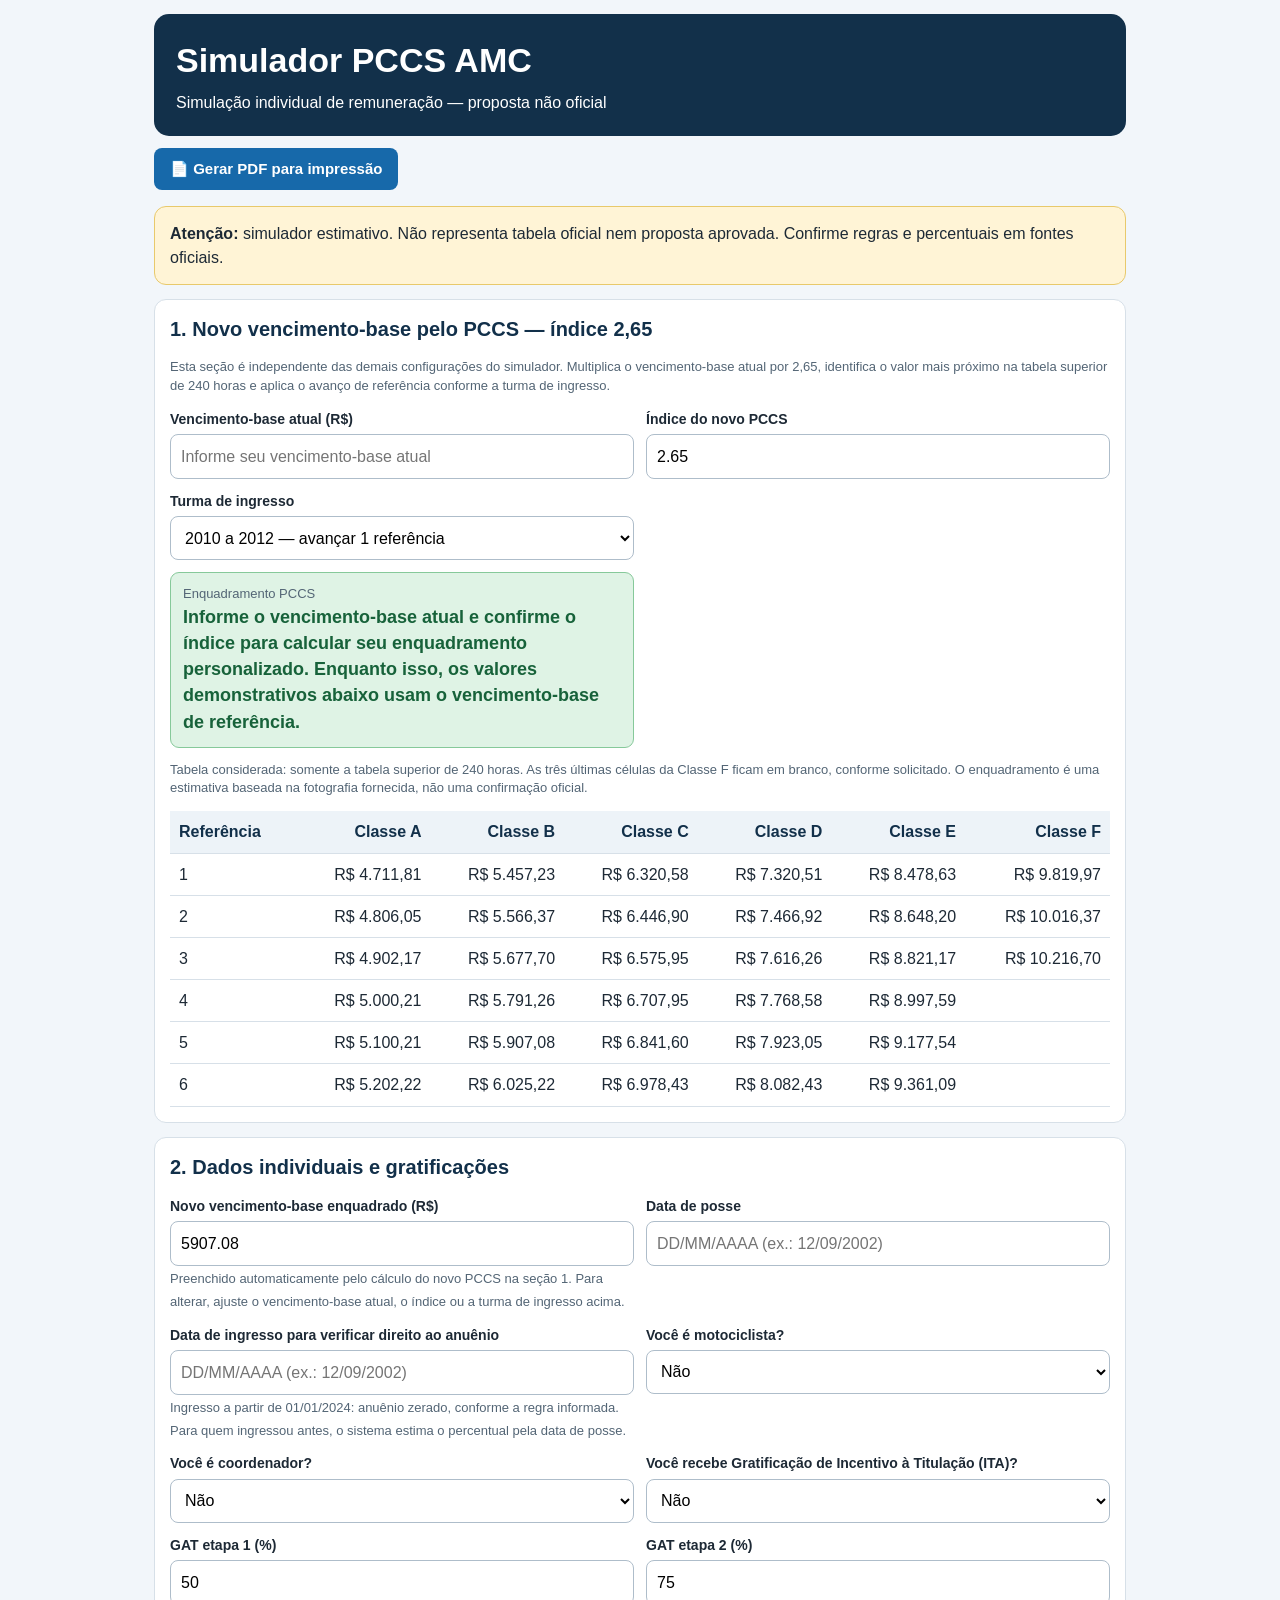
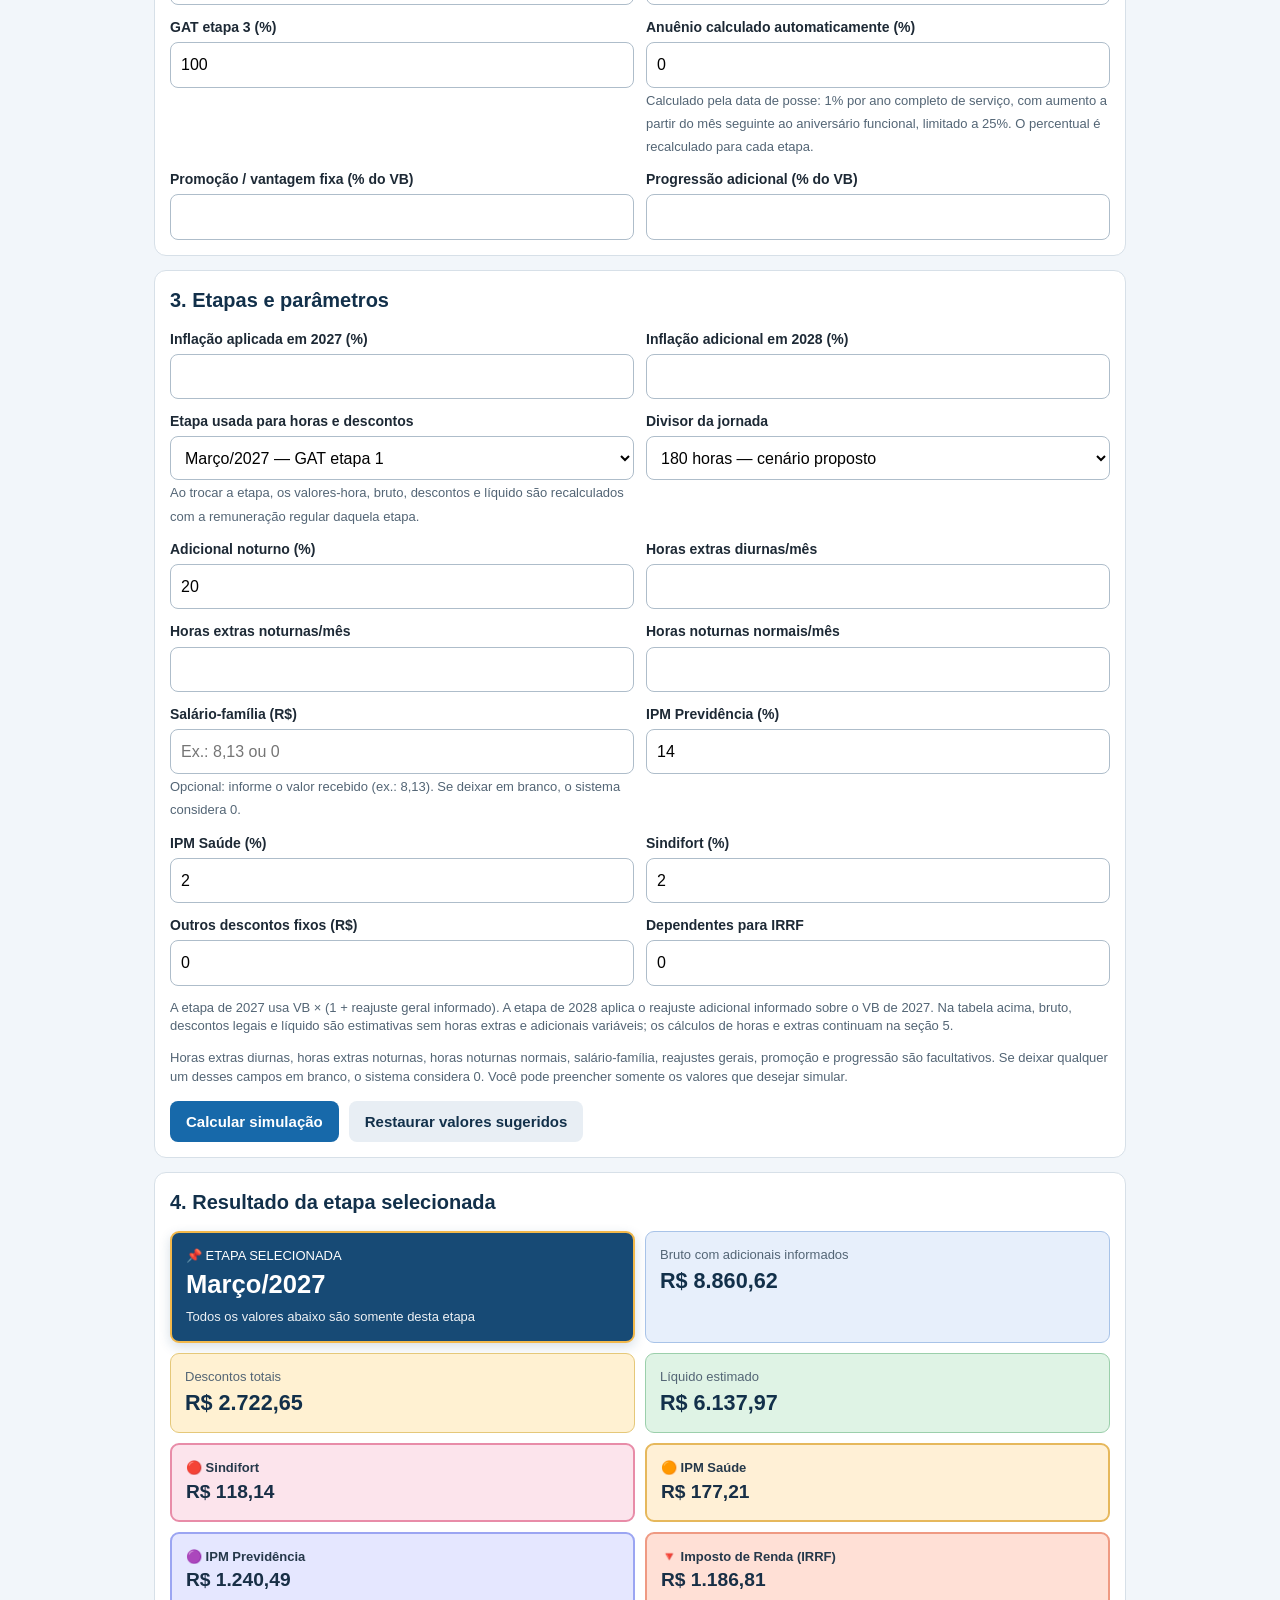
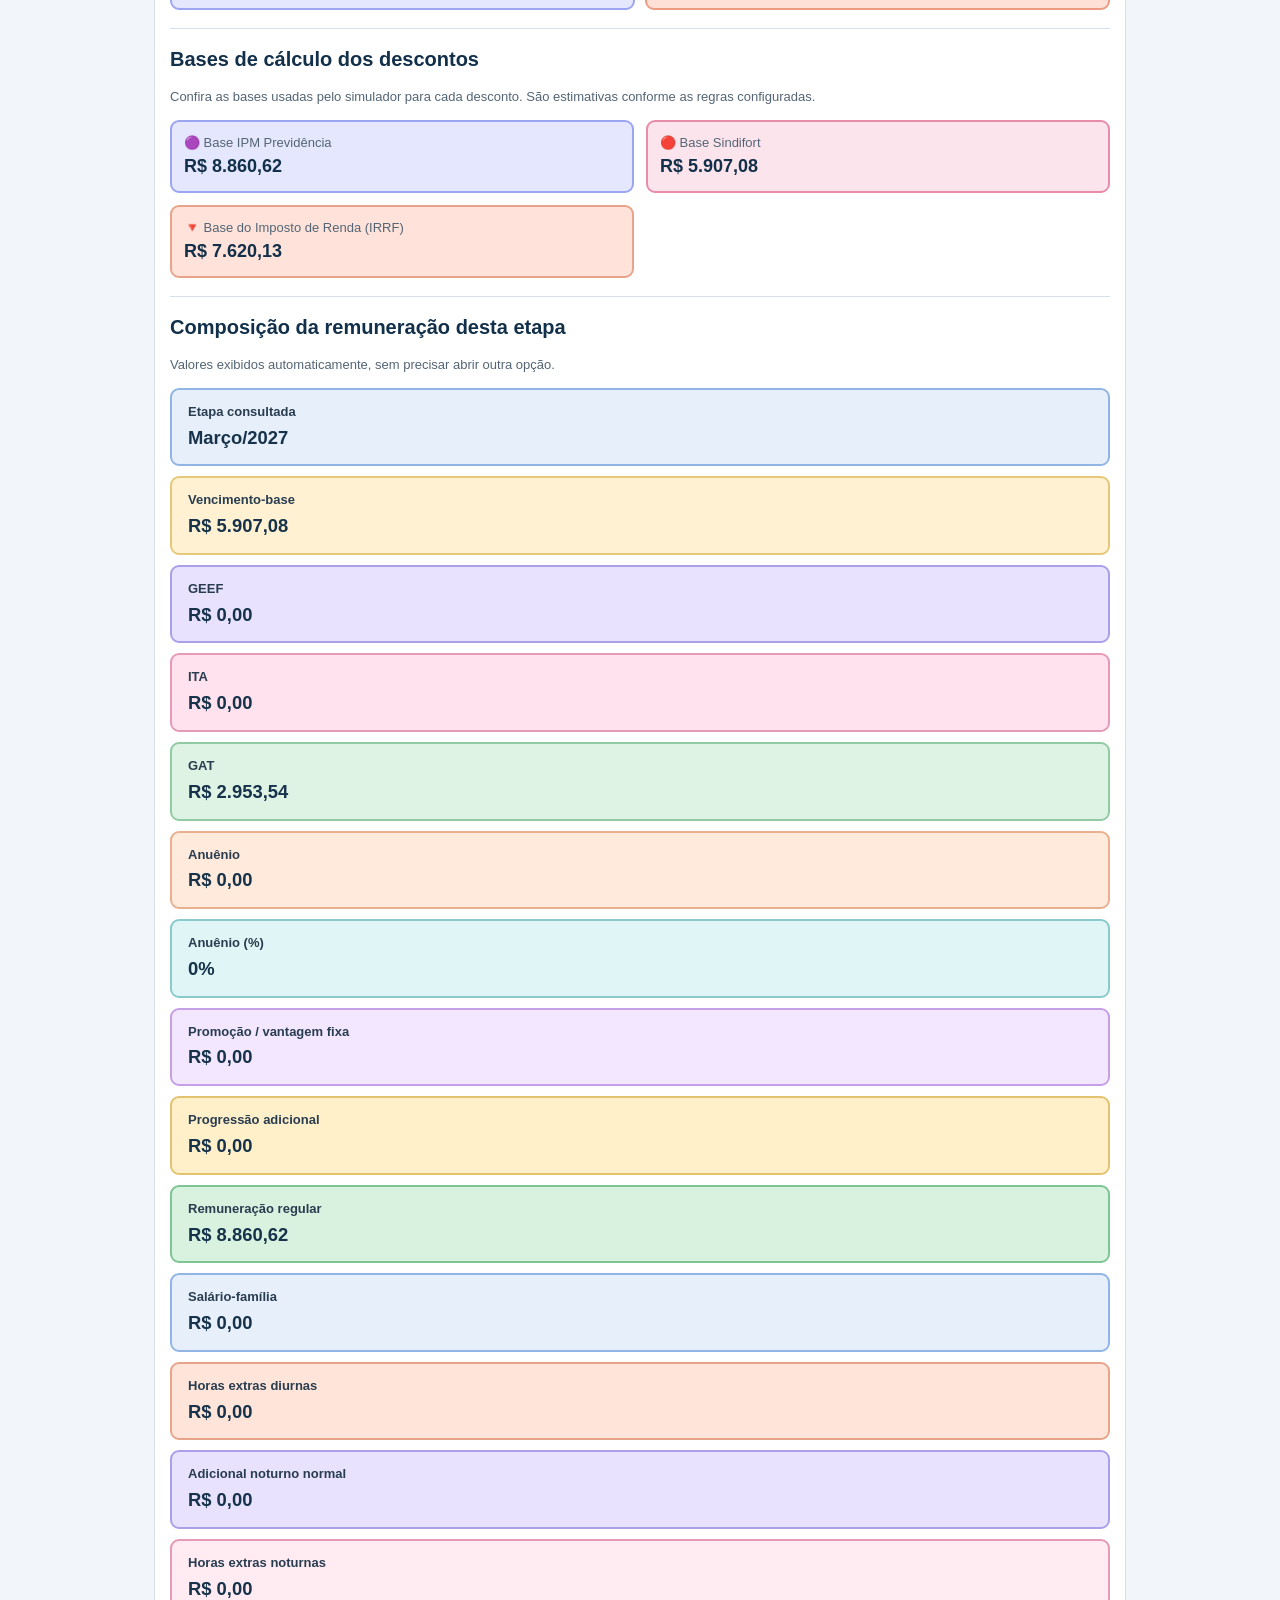
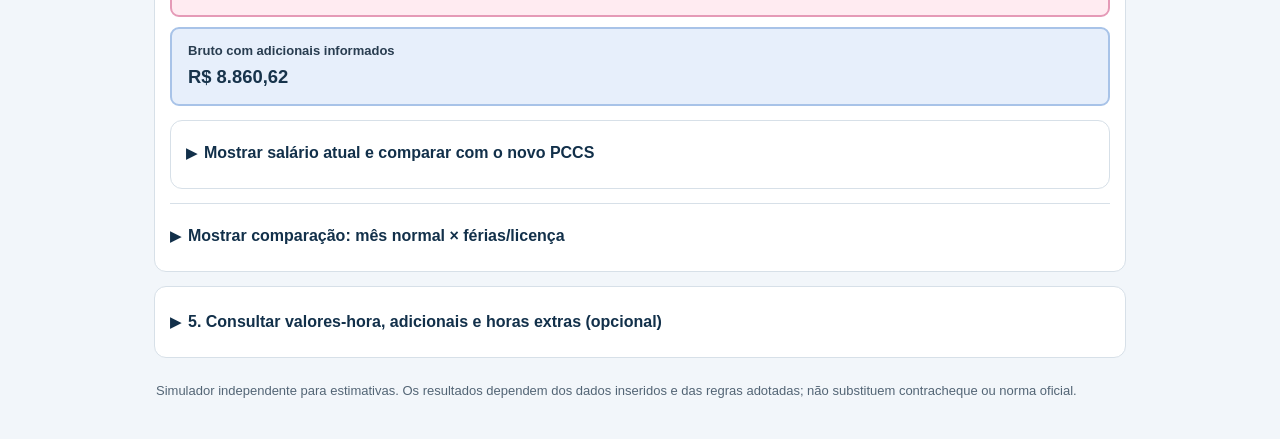
<file: app/src/main/assets/index.html>
<!DOCTYPE html>

<html lang="pt-BR"><head><meta charset="utf-8"/><meta content="width=device-width,initial-scale=1" name="viewport"/><title>Simulador PCCS AMC — estimativa não oficial</title><style>
:root{--navy:#12304a;--blue:#1769aa;--light:#f2f6fa;--line:#d7e0e8;--text:#1d2935}*{box-sizing:border-box}body{margin:0;background:var(--light);color:var(--text);font:16px/1.45 Arial,sans-serif}.wrap{max-width:1000px;margin:auto;padding:14px}.hero{background:var(--navy);color:#fff;padding:22px;border-radius:15px}.hero h1{margin:0 0 6px;font-size:clamp(24px,5vw,34px)}.notice,.card{border-radius:12px;padding:15px;margin:14px 0}.notice{background:#fff4d6;border:1px solid #e8c96b}.card{background:white;border:1px solid var(--line)}h2{margin:0 0 14px;color:var(--navy);font-size:20px}.grid,.metrics{display:grid;grid-template-columns:repeat(2,minmax(0,1fr));gap:12px}.field{min-width:0}label{display:block;font-weight:bold;font-size:14px;margin-bottom:5px}input,select{width:100%;min-height:44px;padding:10px;border:1px solid #aebdca;border-radius:8px;background:#fff;font:inherit}small,.hint,footer{font-size:13px;color:#536575}.actions{display:flex;gap:10px;flex-wrap:wrap;margin-top:14px}button{border:0;border-radius:8px;padding:12px 16px;font-weight:bold;font-size:15px}.primary{background:var(--blue);color:white}.secondary{background:#e8eef4;color:var(--navy)}.tablewrap{overflow-x:auto} @media(max-width:640px){.tablewrap:has(#resultado){overflow-x:visible} .tablewrap:has(#resultado) table{min-width:0;width:100%}}table{border-collapse:collapse;width:100%;min-width:600px}th,td{padding:9px;border-bottom:1px solid var(--line);text-align:right;white-space:nowrap}th:first-child,td:first-child{text-align:left}th{background:#edf3f8;color:var(--navy)}.total{font-weight:bold;background:#f3f8fc}.metric{border:1px solid var(--line);padding:12px;border-radius:9px;background:#fbfdff}.metric span{display:block;color:#536575;font-size:13px}.metric strong{font-size:18px;color:var(--navy)}footer{padding:10px 2px 24px}@media(max-width:640px){.grid,.metrics{grid-template-columns:1fr}.wrap{padding:10px}}

@media(max-width:640px){
 .wrap{padding:10px}.hero{padding:18px}.card{padding:16px}
 #resultado tr{display:block;border:1px solid var(--line);border-radius:10px;margin:0 0 10px;padding:8px;background:#fff}
 #resultado td{display:flex;justify-content:space-between;gap:12px;padding:6px 4px;border:0;text-align:right;white-space:normal}
 #resultado td:first-child{font-weight:700;text-align:left;border-bottom:1px solid var(--line);display:block}
 #resultado td:not(:first-child)::before{content:attr(data-label);font-weight:600;text-align:left;color:#526170}
 #resultado tr th{display:none}
 #horas{grid-template-columns:1fr!important}
 #tabelaPCCS td,#tabelaPCCS th{font-size:13px;padding:8px;white-space:nowrap}
}

.resultado-etapa td:nth-child(2){background:#e7effb}
.resultado-etapa td:nth-child(3){background:#fff1d2}
.resultado-etapa td:nth-child(4){background:#dff3e5}
#resultado tr.total td{font-weight:800} #resultado tr.total:nth-last-child(3) td{background:#e7effb!important} #resultado tr.total:nth-last-child(2) td{background:#fff1d2!important} #resultado tr.total:last-child td{background:#dff3e5!important;color:#17623a}
#erroValidacao{display:none;background:#fff0f0;border:1px solid #d66;border-radius:8px;padding:12px;color:#8b1e1e;margin-top:12px;font-weight:bold}
#resultadoPCCS .metric:last-child{background:#dff3e5;border-color:#86c99a}
#resultadoPCCS .metric:last-child strong{color:#17623a}
#horas .metric:nth-child(16),#horas .metric:nth-child(27),#horas .metric:nth-child(28){background:#e1f3e6!important;border-color:#8fc8a0!important}
#horas .metric:nth-child(16) strong,#horas .metric:nth-child(27) strong,#horas .metric:nth-child(28) strong{color:#17623a;font-weight:800}


#tabelaResultado{min-width:0;width:100%;table-layout:fixed}
#tabelaResultado th,#tabelaResultado td{white-space:normal;overflow-wrap:anywhere}
@media(max-width:640px){
 #tabelaResultado{display:block;width:100%;min-width:0}
 #tabelaResultado thead{display:none}
 #tabelaResultado tbody{display:block;width:100%}
 #tabelaResultado tr{display:block;width:100%;border:1px solid var(--line);border-radius:10px;margin:0 0 12px;padding:8px;background:#fff}
 #tabelaResultado td{display:flex;justify-content:space-between;align-items:flex-start;gap:12px;width:100%;padding:8px 4px;border:0;text-align:right;white-space:normal;overflow-wrap:anywhere}
 #tabelaResultado td:first-child{display:block;font-weight:700;text-align:left;border-bottom:1px solid var(--line);margin-bottom:4px}
 #tabelaResultado td:not(:first-child)::before{content:attr(data-label);font-weight:600;text-align:left;color:#526170;flex:1}
 #tabelaResultado td:not(:first-child){flex:1}
 #tabelaResultado tr.total td{font-weight:800}
}

#resumoPrincipal{grid-template-columns:1fr;gap:10px}
.etapa-destaque{background:#174A75!important;border:2px solid #F2B84B!important;color:#fff!important;box-shadow:0 4px 12px rgba(23,74,117,.18)}
.etapa-destaque span,.etapa-destaque strong,.etapa-destaque small{color:#fff!important}
.etapa-destaque strong{font-size:1.6rem!important}
.etapa-destaque small{display:block;margin-top:5px;opacity:.92}
#resumoPrincipal .metric{padding:14px}
#resumoPrincipal .metric strong{font-size:1.35rem}
#detalhesResumo summary{list-style:disclosure-closed}
#detalhesResumo[open]>summary{margin-bottom:8px}
@media(min-width:641px){#resumoPrincipal{grid-template-columns:repeat(2,minmax(0,1fr))}}
#resumoComExtras{display:none!important}
#composicaoEtapa{display:flex;flex-direction:column;gap:10px}
#composicaoEtapa .metric{width:100%;display:block;padding:13px 16px;border:2px solid #9bbbd5;background:#eaf3ff}
#composicaoEtapa .metric:nth-child(1){background:#e7effb;border-color:#91b5e5}
#composicaoEtapa .metric:nth-child(2){background:#fff1d2;border-color:#e5c879}
#composicaoEtapa .metric:nth-child(3){background:#e8e2ff;border-color:#aaa0e8}
#composicaoEtapa .metric:nth-child(4){background:#ffe2ed;border-color:#e59ab7}
#composicaoEtapa .metric:nth-child(5){background:#dff3e5;border-color:#91cba4}
#composicaoEtapa .metric:nth-child(6){background:#ffeadb;border-color:#e9b08e}
#composicaoEtapa .metric:nth-child(7){background:#e0f5f5;border-color:#8acaca}
#composicaoEtapa .metric:nth-child(8){background:#f3e6ff;border-color:#c5a0e6}
#composicaoEtapa .metric:nth-child(9){background:#fff0c9;border-color:#e2c36f}
#composicaoEtapa .metric:nth-child(10){background:#d8f2df;border-color:#7ec494}
#composicaoEtapa .metric:nth-child(11){background:#e7effb;border-color:#91b5e5}
#composicaoEtapa .metric:nth-child(12){background:#ffe5d9;border-color:#e8a48a}
#composicaoEtapa .metric:nth-child(13){background:#e8e2ff;border-color:#aaa0e8}
#composicaoEtapa .metric:nth-child(14){background:#ffebf1;border-color:#e59ab7}
#composicaoEtapa .metric:nth-child(15){background:#d4f0dc;border-color:#68b882}
#composicaoEtapa .metric span{font-weight:700;color:#293d50}
#composicaoEtapa .metric strong{display:block;margin-top:3px;font-size:1.15rem;color:#17334b}


.detalhe-opcional{margin-top:14px;border-top:1px solid var(--line);padding-top:12px}
.detalhe-opcional>summary{cursor:pointer;font-weight:750;font-size:1rem;line-height:1.5;padding:8px 0;color:var(--navy)}
.detalhe-opcional[open]>summary{margin-bottom:10px}
#detalheDescontos .metric,#composicaoEtapa .metric,#comparacaoSemExtras .metric{min-width:0}
#resumoComExtras{display:none!important}

#resumoPrincipal .desconto-destaque{padding:14px;border-width:2px}
#resumoPrincipal .desconto-destaque span{font-weight:700;color:#25384a}
#resumoPrincipal .desconto-destaque strong{font-size:1.2rem;color:#182f46}
#resumoPrincipal .desc-sindifort{background:#fce4ec;border-color:#e88ca8}
#resumoPrincipal .desc-saude{background:#fff0d6;border-color:#e6b85c}
#resumoPrincipal .desc-prev{background:#e5e7ff;border-color:#9ba5f2}
#resumoPrincipal .desc-irrf{background:#ffe0d6;border-color:#ef9a83}

.toggle-panel{min-width:0}
.toggle-button{display:block;width:100%;text-align:left;background:transparent;color:var(--navy);padding:8px 0;border:0;border-radius:6px;font:inherit;font-weight:750;line-height:1.5;cursor:pointer;touch-action:manipulation;-webkit-tap-highlight-color:rgba(23,105,170,.16)}
.toggle-button::before{content:"▶";display:inline-block;margin-right:7px;font-size:.9em}
.toggle-button[aria-expanded="true"]::before{content:"▼"}
.toggle-button:focus-visible{outline:3px solid #f2b84b;outline-offset:3px}
.toggle-content[hidden]{display:none!important}
.toggle-content{margin-top:12px}

@media print {
  @page { size: A4; margin: 12mm; }
  body { background: #fff !important; color: #172b3a !important; -webkit-print-color-adjust: exact !important; print-color-adjust: exact !important; }
  .wrap, main.wrap { max-width: none !important; width: 100% !important; padding: 0 !important; margin: 0 !important; }
  .card, section, .metric, .hero, .notice { break-inside: avoid; box-shadow: none !important; }
  button, .actions, .no-print { display: none !important; }
  details { display: block !important; }
  details > * { display: block !important; }
  summary { list-style: none !important; }
  input, select { border: 1px solid #aaa !important; color: #111 !important; background: #fff !important; }
  table { font-size: 9pt !important; }
  footer { padding-bottom: 0 !important; }
}

</style></head><body><main class="wrap"><header class="hero"><h1>Simulador PCCS AMC</h1>Simulação individual de remuneração — proposta não oficial</header><div class="actions no-print" style="margin:12px 0 16px"><button class="primary" id="gerarPDF" type="button">📄 Gerar PDF para impressão</button><p id="avisoPDF" class="hint" role="status" style="display:none;margin-top:10px">No Android, escolha Salvar como PDF na tela de impressão.</p></div><div class="notice"><b>Atenção:</b> simulador estimativo. Não representa tabela oficial nem proposta aprovada. Confirme regras e percentuais em fontes oficiais.</div>
<section class="card" id="enquadramentoPCCS"><h2>1. Novo vencimento-base pelo PCCS — índice 2,65</h2>
<p class="hint">Esta seção é independente das demais configurações do simulador. Multiplica o vencimento-base atual por 2,65, identifica o valor mais próximo na tabela superior de 240 horas e aplica o avanço de referência conforme a turma de ingresso.</p>
<div class="grid">
<div class="field"><label for="baseAtualPCCS">Vencimento-base atual (R$)</label><input id="baseAtualPCCS" min="0.01" placeholder="Informe seu vencimento-base atual" step="0.01" type="number" value=""/></div>
<div class="field"><label for="indicePCCS">Índice do novo PCCS</label><input id="indicePCCS" min="0" step="0.01" type="number" value="2.65"/></div>
<div class="field"><label for="turmaPCCS">Turma de ingresso</label><select id="turmaPCCS"><option value="3">2001 a 2004 — avançar 3 referências</option><option selected="" value="1">2010 a 2012 — avançar 1 referência</option><option value="0">Após 2012 — sem avanço adicional</option></select></div>
</div>
<div class="metrics" id="resultadoPCCS" style="margin-top:12px"></div>
<p class="hint">Tabela considerada: somente a tabela superior de 240 horas. As três últimas células da Classe F ficam em branco, conforme solicitado. O enquadramento é uma estimativa baseada na fotografia fornecida, não uma confirmação oficial.</p>
<div class="tablewrap"><table><thead><tr><th>Referência</th><th>Classe A</th><th>Classe B</th><th>Classe C</th><th>Classe D</th><th>Classe E</th><th>Classe F</th></tr></thead><tbody id="tabelaPCCS"></tbody></table></div>
</section>
<section class="card"><h2>2. Dados individuais e gratificações</h2><div class="grid">
<div class="field"><label for="vb">Novo vencimento-base enquadrado (R$)</label><input id="vb" min="0" readonly="" step="0.01" type="number" value="5907.08"/><small>Preenchido automaticamente pelo cálculo do novo PCCS na seção 1. Para alterar, ajuste o vencimento-base atual, o índice ou a turma de ingresso acima.</small></div>
<div class="field"><label for="posse">Data de posse</label><input autocomplete="off" id="posse" inputmode="numeric" maxlength="10" placeholder="DD/MM/AAAA (ex.: 12/09/2002)" type="text" value=""/></div>
<div class="field"><label for="dataIngresso">Data de ingresso para verificar direito ao anuênio</label><input autocomplete="off" id="dataIngresso" inputmode="numeric" maxlength="10" placeholder="DD/MM/AAAA (ex.: 12/09/2002)" type="text" value=""/><small>Ingresso a partir de 01/01/2024: anuênio zerado, conforme a regra informada. Para quem ingressou antes, o sistema estima o percentual pela data de posse.</small></div>
<div class="field">
<label for="motociclista">Você é motociclista?</label>
<select id="motociclista"><option selected="" value="nao">Não</option><option value="sim">Sim</option></select>
<div id="campoPercentualMoto" style="display:none;margin-top:8px">
<label for="geeMoto">Percentual GEEF — motociclista</label>
<select id="geeMoto"><option value="15">15%</option><option value="20">20%</option></select>
</div>
</div>
<div class="field">
<label for="coordenador">Você é coordenador?</label>
<select id="coordenador"><option selected="" value="nao">Não</option><option value="sim">Sim</option></select>
<div id="campoPercentualCoord" style="display:none;margin-top:8px">
<label for="geeCoord">Percentual GEEF — coordenador</label>
<input id="geeCoord" max="25" min="25" readonly="" step="1" type="number" value="25"/>
<small>Para coordenador, o percentual é 25%.</small>
</div>
</div>
<div class="field">
<label for="recebeITA">Você recebe Gratificação de Incentivo à Titulação (ITA)?</label>
<select id="recebeITA"><option selected="" value="nao">Não</option><option value="sim">Sim</option></select>
<div id="campoPercentualITA" style="display:none;margin-top:8px">
<label for="ita">Percentual de ITA (%)</label>
<select id="ita">
<option value="">Selecione o percentual</option>
<option value="8">8%</option>
<option value="9">9%</option>
<option value="10">10%</option>
<option value="15">15%</option>
</select>
</div>
</div>
<input id="gee" type="hidden" value="0"/>
<input id="itaCalculado" type="hidden" value="0"/>
<div class="field"><label for="gat1">GAT etapa 1 (%)</label><input id="gat1" step="0.1" type="number" value="50"/></div><div class="field"><label for="gat2">GAT etapa 2 (%)</label><input id="gat2" step="0.1" type="number" value="75"/></div><div class="field"><label for="gat3">GAT etapa 3 (%)</label><input id="gat3" step="0.1" type="number" value="100"/></div>
<div class="field"><label for="anuAtual">Anuênio calculado automaticamente (%)</label><input id="anuAtual" max="25" min="0" readonly="" step="1" type="number" value="16"/><small>Calculado pela data de posse: 1% por ano completo de serviço, com aumento a partir do mês seguinte ao aniversário funcional, limitado a 25%. O percentual é recalculado para cada etapa.</small></div>
<div class="field"><label for="promocao">Promoção / vantagem fixa (% do VB)</label><input id="promocao" step="0.1" type="number"/></div><div class="field"><label for="progressao">Progressão adicional (% do VB)</label><input id="progressao" step="0.1" type="number"/></div></div></section>
<section class="card"><h2>3. Etapas e parâmetros</h2><div class="grid"><div class="field"><label for="inflacao27">Inflação aplicada em 2027 (%)</label><input id="inflacao27" step="0.1" type="number"/></div><div class="field"><label for="inflacao28">Inflação adicional em 2028 (%)</label><input id="inflacao28" step="0.1" type="number"/></div><div class="field"><label for="etapaCalculo">Etapa usada para horas e descontos</label><select id="etapaCalculo"><option selected="" value="0">Março/2027 — GAT etapa 1</option><option value="1">Fevereiro/2028 — GAT etapa 2</option><option value="2">Julho/2028 — GAT etapa 3</option></select><small>Ao trocar a etapa, os valores-hora, bruto, descontos e líquido são recalculados com a remuneração regular daquela etapa.</small></div>
<div class="field"><label for="divisor">Divisor da jornada</label><select id="divisor"><option selected="" value="180">180 horas — cenário proposto</option></select></div><div class="field"><label for="adn">Adicional noturno (%)</label><input id="adn" step="1" type="number" value="20"/></div><div class="field"><label for="he50">Horas extras diurnas/mês</label><input id="he50" min="0" type="number"/></div><div class="field"><label for="hen">Horas extras noturnas/mês</label><input id="hen" min="0" type="number"/></div><div class="field"><label for="hn">Horas noturnas normais/mês</label><input id="hn" min="0" type="number"/></div><div class="field"><label for="familia">Salário-família (R$)</label><input id="familia" inputmode="decimal" placeholder="Ex.: 8,13 ou 0" type="text" value=""/><small>Opcional: informe o valor recebido (ex.: 8,13). Se deixar em branco, o sistema considera 0.</small></div><div class="field"><label for="prev">IPM Previdência (%)</label><input id="prev" min="0" step="0.1" type="number" value="14"/></div>
<div class="field"><label for="saude">IPM Saúde (%)</label><input id="saude" min="0" step="0.1" type="number" value="2"/></div>
<div class="field"><label for="sindifort">Sindifort (%)</label><input id="sindifort" min="0" step="0.1" type="number" value="2"/></div>
<div class="field"><label for="outrosDescontos">Outros descontos fixos (R$)</label><input id="outrosDescontos" min="0" step="0.01" type="number" value="0"/></div>
<div class="field"><label for="dependentesIR">Dependentes para IRRF</label><input id="dependentesIR" min="0" step="1" type="number" value="0"/></div></div><p class="hint">A etapa de 2027 usa VB × (1 + reajuste geral informado). A etapa de 2028 aplica o reajuste adicional informado sobre o VB de 2027. Na tabela acima, bruto, descontos legais e líquido são estimativas sem horas extras e adicionais variáveis; os cálculos de horas e extras continuam na seção 5.</p><p class="hint">Horas extras diurnas, horas extras noturnas, horas noturnas normais, salário-família, reajustes gerais, promoção e progressão são facultativos. Se deixar qualquer um desses campos em branco, o sistema considera 0. Você pode preencher somente os valores que desejar simular.</p><div id="erroValidacao" role="alert"></div><div class="actions"><button class="primary" id="calcular" type="button">Calcular simulação</button><button class="secondary" id="restaurar" type="button">Restaurar valores sugeridos</button></div></section>
<section class="card" id="secaoResultado">
<h2>4. Resultado da etapa selecionada</h2>
<div class="metrics" id="resumoPrincipal">
<div class="metric etapa-destaque"><span>📌 ETAPA SELECIONADA</span><strong>Março/2027</strong><small>Valores calculados para esta etapa</small></div>
<div class="metric" style="background:#e7effb;border-color:#a8c3e8"><span>Bruto com adicionais informados</span><strong>—</strong></div>
<div class="metric" style="background:#fff1d2;border-color:#e5c879"><span>Descontos totais</span><strong>—</strong></div>
<div class="metric" style="background:#dff3e5;border-color:#9bcfab"><span>Líquido estimado</span><strong>—</strong></div>
</div>
<div id="basesCalculo" style="margin-top:18px;border-top:1px solid var(--line);padding-top:16px">
<h2>Bases de cálculo dos descontos</h2>
<p class="hint">Confira as bases usadas pelo simulador para cada desconto. São estimativas conforme as regras configuradas.</p>
<div class="metrics" id="basesCalculoCards"></div>
</div>
<div aria-hidden="true" style="display:none"><table id="tabelaResultado"><tbody id="resultado"></tbody></table></div>
<div aria-hidden="true" class="metrics" id="detalheDescontos" style="display:none"></div>
<div id="composicaoRemuneracaoVisivel" style="margin-top:18px;border-top:1px solid var(--line);padding-top:16px">
<h2>Composição da remuneração desta etapa</h2>
<p class="hint">Valores exibidos automaticamente, sem precisar abrir outra opção.</p>
<div class="metrics composicao-destaque" id="composicaoEtapa"></div>
</div><section class="card detalhe-opcional toggle-panel" id="comparacaoSalarioAtualToggle">
<button class="toggle-button" type="button" aria-expanded="false" aria-controls="comparacaoSalarioAtualToggleConteudo">Mostrar salário atual e comparar com o novo PCCS</button>
<div class="toggle-content" id="comparacaoSalarioAtualToggleConteudo" hidden>
<p class="hint">A remuneração atual é calculada com o vencimento-base informado na seção 1 e os percentuais atuais que você descreveu. A GEEF atual é de 60% para motociclista e 25% para os demais agentes. A comparação usa o bruto regular estimado da etapa PCCS selecionada, sem salário-família, horas extras, adicionais variáveis ou descontos.</p>
<h3 style="color:var(--navy);margin:14px 0 8px">Composição do salário de hoje</h3>
<div class="metrics" id="componentesSalarioAtual"></div>
<h3 style="color:var(--navy);margin:18px 0 8px">Comparação com o novo PCCS</h3>
<div class="metrics" id="resumoComparacaoSalarioAtual"></div>
</div></section><section class="detalhe-opcional toggle-panel" id="comparacaoCenariosToggle">
<button class="toggle-button" type="button" aria-expanded="false" aria-controls="comparacaoCenariosToggleConteudo">Mostrar comparação: mês normal × férias/licença</button>
<div class="toggle-content" id="comparacaoCenariosToggleConteudo" hidden>
<div class="card" id="comparacaoCenariosCard" style="margin-top:16px;background:#f8fbff">
<h2>Comparação: mês normal × férias/licença</h2>
<p class="hint">No cenário de férias/licença, o simulador zera horas extras diurnas, horas extras noturnas e adicional noturno normal. Mantém a remuneração regular e recalcula os descontos estimados para esse cenário.</p>
<h3 style="color:var(--navy);margin:12px 0 8px">Mês normal — com os adicionais informados</h3>
<div class="metrics" id="cenarioNormal"></div>
<h3 style="color:var(--navy);margin:18px 0 8px">Férias/licença — sem horas extras e adicional noturno</h3>
<div class="metrics" id="cenarioFerias"></div>
<h3 style="color:var(--navy);margin:18px 0 8px">Diferença: mês normal menos férias/licença</h3>
<div class="metrics" id="diferencaCenarios"></div>
<p class="hint">Atenção: esta comparação não calcula o adicional constitucional de 1/3 de férias nem regras específicas de cada licença. É uma estimativa mensal sem os adicionais variáveis indicados.</p>
</div>
</div></section>
</section>
<section class="card toggle-panel" id="consultaHoras"><button class="toggle-button" type="button" aria-expanded="false" aria-controls="consultaHorasConteudo">5. Consultar valores-hora, adicionais e horas extras (opcional)</button><div class="toggle-content" id="consultaHorasConteudo" hidden><div class="metrics" id="horas"></div><p class="hint">A base horária usa a remuneração regular da etapa selecionada, dividida pelo divisor. O adicional noturno normal é calculado somente como adicional por hora × quantidade de horas, sem somar novamente a hora normal. As horas extras diurnas usam adicional de 50%; as extras noturnas usam 50% mais o adicional noturno informado. IPM Previdência: percentual aplicado à remuneração regular da etapa, sem horas extras, adicional noturno e salário-família. IPM Saúde: percentual aplicado ao bruto estimado, excluindo salário-família. Sindifort: percentual aplicado ao vencimento-base da etapa. IRRF conforme a regra solicitada nesta simulação: bruto − salário-família − dedução de R$ 189,59 por dependente − IPM Previdência; aplicar 27,5% e subtrair parcela a deduzir de R$ 908,73. A estimativa não substitui a conferência das regras oficiais aplicáveis.</p></div></section><footer>Simulador independente para estimativas. Os resultados dependem dos dados inseridos e das regras adotadas; não substituem contracheque ou norma oficial.</footer></main>
<div id="resumoComExtras" style="display:none"><div id="brutoComExtrasCards"></div><div id="brutoComNoturnoCards"></div><div id="liquidoComExtrasCards"></div><div id="liquidoSemNoturnoCards"></div></div>
<script>
const $=id=>document.getElementById(id),n=id=>{const raw=String($(id).value??'').trim().replace(/\s/g,'').replace(/\.(?=\d{3}(?:\D|$))/g,'').replace(',','.');const v=Number(raw);return Number.isFinite(v)?v:0},brl=v=>new Intl.NumberFormat('pt-BR',{style:'currency',currency:'BRL'}).format(v),pformat=v=>new Intl.NumberFormat('pt-BR',{maximumFractionDigits:2}).format(v)+'%';
function percentualGEEF(){
 const moto=$('motociclista').value==='sim';
 const coord=$('coordenador').value==='sim';
 if(coord)return 25;
 if(moto)return Number($('geeMoto').value)||0;
 return 0;
}
function percentualITA(){
 const el=$('ita');
 const escolhido=String(el?.value??'').trim();
 const texto=String(el?.selectedOptions?.[0]?.textContent??'').trim();
 // Lê tanto o valor interno da opção (ex.: 15) quanto o texto visível (ex.: 15%).
 const candidato=escolhido!==''?escolhido: texto.replace('%','').trim();
 const pct=Number(candidato.replace(',','.').replace('%','').trim());
 return $('recebeITA').value==='sim' && candidato!=='' && Number.isFinite(pct) ? pct : 0;
}
function atualizarCondicoes(){
 $('campoPercentualMoto').style.display=$('motociclista').value==='sim'?'block':'none';
 $('campoPercentualCoord').style.display=$('coordenador').value==='sim'?'block':'none';
 $('campoPercentualITA').style.display=$('recebeITA').value==='sim'?'block':'none';
 // If user chooses coordinator, its fixed 25% takes priority over the motorcycle percentage.
 if($('coordenador').value==='sim') $('motociclista').value='nao';
}
function dataPosseISO(valor){
 const v=String(valor??'').trim();
 if(!v) return '';
 let d,m,a,match;
 // Aceita data digitada como 17/05/2010, 17-05-2010, 2010-05-17 ou apenas 17052010.
 if(/^\d{8}$/.test(v)){
   d=Number(v.slice(0,2)); m=Number(v.slice(2,4)); a=Number(v.slice(4,8));
 } else if((match=v.match(/^(\d{1,2})\s*[\/.\-]\s*(\d{1,2})\s*[\/.\-]\s*(\d{4})$/))){
   d=Number(match[1]); m=Number(match[2]); a=Number(match[3]);
 } else if((match=v.match(/^(\d{4})-(\d{1,2})-(\d{1,2})$/))){
   a=Number(match[1]); m=Number(match[2]); d=Number(match[3]);
 } else {
   const dig=v.replace(/\D/g,'');
   if(/^\d{8}$/.test(dig)){
     d=Number(dig.slice(0,2)); m=Number(dig.slice(2,4)); a=Number(dig.slice(4,8));
   } else return '';
 }
 if(a<1900||a>2100||m<1||m>12||d<1||d>31) return '';
 const data=new Date(a,m-1,d,12);
 if(data.getFullYear()!==a||data.getMonth()!==m-1||data.getDate()!==d) return '';
 return `${a}-${String(m).padStart(2,'0')}-${String(d).padStart(2,'0')}`;
}

const tabelaPCCS=[
 {ref:1,A:4711.81,B:5457.23,C:6320.58,D:7320.51,E:8478.63,F:9819.97},
 {ref:2,A:4806.05,B:5566.37,C:6446.90,D:7466.92,E:8648.20,F:10016.37},
 {ref:3,A:4902.17,B:5677.70,C:6575.95,D:7616.26,E:8821.17,F:10216.70},
 {ref:4,A:5000.21,B:5791.26,C:6707.95,D:7768.58,E:8997.59,F:null},
 {ref:5,A:5100.21,B:5907.08,C:6841.60,D:7923.05,E:9177.54,F:null},
 {ref:6,A:5202.22,B:6025.22,C:6978.43,D:8082.43,E:9361.09,F:null}
];
function atualizarComparacaoSalarioAtual(novaRemuneracao=null, etapa=''){
 const areaComponentes=$('componentesSalarioAtual');
 const areaComparacao=$('resumoComparacaoSalarioAtual');
 if(!areaComponentes || !areaComparacao) return;
 const baseTexto=String($('baseAtualPCCS')?.value ?? '').trim();
 const base=Number(baseTexto)||0;
 if(!(base>0)){
  areaComponentes.innerHTML='<p class="hint">Informe o vencimento-base atual na seção 1 para calcular a composição do salário de hoje.</p>';
  areaComparacao.innerHTML='<p class="hint">Depois de informar o vencimento-base atual, o simulador mostrará aqui a diferença em reais e em porcentagem para a etapa PCCS selecionada.</p>';
  return;
 }
 const ehMotociclista=$('motociclista')?.value==='sim';
 const percentualGEEFAtual=ehMotociclista?60:25;
 const arredondaCentavos=v=>Math.round((v+Number.EPSILON)*100)/100;
 const dataIngressoAtual=dataPosseISO($('dataIngresso')?.value||'');
 const temDireitoAnuenioAtual=!!dataIngressoAtual && new Date(dataIngressoAtual+'T12:00:00')<new Date('2024-01-01T00:00:00');
 const dataPosseAtual=dataPosseISO($('posse')?.value||'');
 const anosAnuenioAtual=(()=>{if(!temDireitoAnuenioAtual||!dataPosseAtual)return 0;const d=new Date(dataPosseAtual+'T12:00:00');if(Number.isNaN(d.getTime()))return 0;let anos=new Date().getFullYear()-d.getFullYear();const aniversario=new Date(new Date().getFullYear(),d.getMonth(),d.getDate(),12);if(aniversario>new Date())anos--;return Math.max(0,Math.min(25,anos));})();
 const componentes=[
  ['Vencimento-base atual (100%)',base],
  ['Gratificação específica (100% do VB)',base],
  ['Risco de vida (40% do VB)',base*0.40],
  [`GEEF atual (${percentualGEEFAtual}% do VB)`,base*percentualGEEFAtual/100],
  [`ITA atual (${percentualITA()}% do VB)`,base*percentualITA()/100],
  ['GAT atual (94,40% do VB)',base*0.944],
  [`Anuênio atual (${anosAnuenioAtual}% do VB)`,base*anosAnuenioAtual/100]
 ].map(([nome,valor])=>({nome,valor:arredondaCentavos(valor)}));
 const totalAtual=arredondaCentavos(componentes.reduce((acc,item)=>acc+item.valor,0));
 areaComponentes.innerHTML=componentes.map(item=>`<div class="metric"><span>${item.nome}</span><strong>${brl(item.valor)}</strong></div>`).join('')+
  `<div class="metric" style="background:#e7effb;border-color:#a8c3e8"><span>REMUNERAÇÃO BRUTA ATUAL ESTIMADA</span><strong>${brl(totalAtual)}</strong></div>`;
 if(novaRemuneracao===null || !Number.isFinite(Number(novaRemuneracao)) || !(Number(novaRemuneracao)>0)){
  areaComparacao.innerHTML='<p class="hint">O vencimento-base atual foi calculado. Para comparar com o PCCS, informe/valide os dados do novo enquadramento e execute a simulação.</p>';
  return;
 }
 const novo=Number(novaRemuneracao);
 const diferenca=arredondaCentavos(novo-totalAtual);
 const percentual=totalAtual>0?(diferenca/totalAtual)*100:0;
 const rotuloDiferenca=diferenca>=0?'Aumento bruto estimado por mês':'Redução bruta estimada por mês';
 const sinalReais=diferenca>0?'+':diferenca<0?'−':'';
 const sinalPct=percentual>0?'+':percentual<0?'−':'';
 const estiloVariacao=diferenca>=0?'background:#dff3e5;border-color:#9bcfab':'background:#fff0f0;border-color:#dfaaaa';
 areaComparacao.innerHTML=[
  [`Salário bruto atual estimado`,brl(totalAtual)],
  [`Novo PCCS — ${etapa||'etapa selecionada'}`,brl(novo)],
  [rotuloDiferenca,`${sinalReais}${brl(Math.abs(diferenca))}`],
  ['Variação percentual em relação ao salário atual',`${sinalPct}${Math.abs(percentual).toLocaleString('pt-BR',{minimumFractionDigits:2,maximumFractionDigits:2})}%`]
 ].map(([nome,valor],i)=>`<div class="metric"${i===1?' style="background:#e7effb;border-color:#a8c3e8"':i>=2?` style="${estiloVariacao}"`:''}><span>${nome}</span><strong>${valor}</strong></div>`).join('');
}

function calcEnquadramentoPCCS(){
  const baseTexto=$('baseAtualPCCS').value.trim();
  const indiceTexto=$('indicePCCS').value.trim();
  const base=Number(baseTexto)||0, indice=Number(indiceTexto)||0;
  const avancar=Number($('turmaPCCS').value)||0;
  if(baseTexto==='' || indiceTexto==='' || !(base>0) || !(indice>0)){
    // Não apaga os resultados nem o VB de referência ao abrir o arquivo sem preencher a base atual.
    // Mantém os valores demonstrativos da etapa para que a seção de horas não fique em branco.
    $('resultadoPCCS').innerHTML='<div class="metric"><span>Enquadramento PCCS</span><strong>Informe o vencimento-base atual e confirme o índice para calcular seu enquadramento personalizado. Enquanto isso, os valores demonstrativos abaixo usam o vencimento-base de referência.</strong></div>';
    $('tabelaPCCS').innerHTML=tabelaPCCS.map(l=>`<tr><td>${l.ref}</td>${['A','B','C','D','E','F'].map(c=>`<td>${l[c]==null?'':brl(l[c])}</td>`).join('')}</tr>`).join('');
    atualizarComparacaoSalarioAtual(null,'');
    calc();
    return;
  }
  const calculado=base*indice, avancarPCCS=avancar;
 let melhor=null;
 // Só considera enquadramentos cuja classe tenha valor disponível após o avanço solicitado.
 // Isso evita escolher uma célula da Classe F que levaria a uma referência vazia.
 tabelaPCCS.forEach((linha,i)=>['A','B','C','D','E','F'].forEach(classe=>{
   const valor=linha[classe];
   const idx=Math.min(tabelaPCCS.length-1,i+avancar);
   const valorFinal=tabelaPCCS[idx]?.[classe];
   if(valor==null || valorFinal==null)return;
   const dif=Math.abs(valor-calculado);
   if(!melhor||dif<melhor.dif)melhor={i,classe,valor,dif,ref:linha.ref,idx,valorFinal,refFinal:tabelaPCCS[idx].ref};
 }));
 const final=melhor ? {...melhor} : null;
 const cards=[
 ['Base atual informado',brl(base)],
 ['Índice aplicado',indice.toLocaleString('pt-BR',{maximumFractionDigits:2})+' ×'],
 ['Base após multiplicar por '+indice.toLocaleString('pt-BR',{maximumFractionDigits:2}),brl(calculado)],
 ['Referência mais próxima antes do avanço',melhor?`Ref. ${melhor.ref} — Classe ${melhor.classe}: ${brl(melhor.valor)}`:'Não encontrada'],
 ['Diferença para o valor calculado',melhor?brl(melhor.dif):'—'],
 ['Avanço da turma',avancar+' referência(s)'],
 ['Novo vencimento-base estimado',final&&final.valorFinal!=null?`Ref. ${final.refFinal} — Classe ${final.classe}: ${brl(final.valorFinal)}`:'Não foi possível encontrar referência com valor disponível após o avanço']
 ];
 $('resultadoPCCS').innerHTML=cards.map(([a,b],i)=>`<div class="metric"${i===6?' style="background:#edf5fb;border-color:#9db7ca"':''}><span>${a}</span><strong>${b}</strong></div>`).join('');
 if(final && final.valorFinal!=null){$('vb').value=final.valorFinal.toFixed(2);calc();}
 $('tabelaPCCS').innerHTML=tabelaPCCS.map(l=>`<tr><td>${l.ref}</td>${['A','B','C','D','E','F'].map(c=>`<td>${l[c]==null?'':brl(l[c])}</td>`).join('')}</tr>`).join('');
}

function calcInterno(){
  // Campos facultativos vazios são tratados como zero por n(), sem alterar o que aparece na tela.
  if(! $('vb') || String($('vb').value??'').trim()==='' || !(n('vb')>0)){
    ['resultado','horas','resumoPrincipal','detalheDescontos','basesCalculoCards','composicaoEtapa','comparacaoSemExtras','cenarioNormal','cenarioFerias','diferencaCenarios'].forEach(id=>{if($(id)) $(id).innerHTML='';});
    if($('resumoComExtras')) $('resumoComExtras').style.display='none';
    ['brutoComExtrasCards','brutoComNoturnoCards','liquidoComExtrasCards','liquidoSemNoturnoCards'].forEach(id=>{if($(id)) $(id).innerHTML='';});
    atualizarComparacaoSalarioAtual(null,'');
    return;
  }
  const obrigatorios = [
    ['baseAtualPCCS','Vencimento-base atual'],['indicePCCS','Índice do novo PCCS'],
    ['posse','Data de posse'],['gat1','GAT etapa 1'],
    ['gat2','GAT etapa 2'],['gat3','GAT etapa 3'],['divisor','Divisor da jornada'],
    ['adn','Adicional noturno'],['prev','IPM Previdência'],
    ['saude','IPM Saúde'],['sindifort','Sindifort'],['outrosDescontos','Outros descontos fixos'],
    ['dependentesIR','Dependentes para IRRF']
  ];
  const faltantes = obrigatorios.filter(([id]) => $(id).value.trim() === '' || (id==='baseAtualPCCS' && !(Number($(id).value)>0))).map(([,nome]) => nome);
  // TESTE: validação obrigatória da ITA temporariamente desativada.

  const posseValida=dataPosseISO($('posse').value);
  // TESTE: data de posse não bloqueia o cálculo nesta versão de diagnóstico.
  // TESTE: bloqueio por campos obrigatórios temporariamente desativado.
  $('erroValidacao').style.display='none';
  $('erroValidacao').textContent='';

  $('erroValidacao').style.display='none';
  $('erroValidacao').textContent='';
  const vb=n('vb'),i27=n('inflacao27')/100,i28=n('inflacao28')/100,vb27=vb*(1+i27),vb28=vb27*(1+i28),posse=dataPosseISO($('posse').value);
 const stages=[{vb:vb27,y:2027,m:3,g:n('gat1'),label:'Março/2027'},{vb:vb28,y:2028,m:2,g:n('gat2'),label:'Fevereiro/2028'},{vb:vb28,y:2028,m:7,g:n('gat3'),label:'Julho/2028'}];
 const anosCompletos=(dataPosse,dataReferencia)=>{if(!dataPosse)return 0;const d=new Date(dataPosse+'T12:00:00');if(Number.isNaN(d.getTime()))return 0;let anos=dataReferencia.getFullYear()-d.getFullYear();const aniversario=new Date(dataReferencia.getFullYear(),d.getMonth(),d.getDate(),12);if(aniversario>dataReferencia)anos--;return Math.max(0,Math.min(25,anos));};
 const ingresso=dataPosseISO($('dataIngresso')?.value||'');
 const temDireitoAnuenio=!!ingresso && new Date(ingresso+'T12:00:00')<new Date('2024-01-01T00:00:00');
 const data=stages.map(s=>{const dataEtapa=new Date(s.y,s.m-1,1,12),anuPct=temDireitoAnuenio?anosCompletos(posse,dataEtapa):0,gee=s.vb*percentualGEEF()/100,ita=s.vb*percentualITA()/100,gat=s.vb*s.g/100,anu=s.vb*anuPct/100,promocao=s.vb*n('promocao')/100,progressao=s.vb*n('progressao')/100,regular=s.vb+gee+ita+gat+anu+promocao+progressao;return {...s,anuPct,gee,ita,gat,anu,promocao,progressao,regular,bruto:regular+n('familia')}});
 const dataAtualPosse=posse?new Date(posse+'T12:00:00'):null;let anuAtualCalc=0;if(temDireitoAnuenio && dataAtualPosse&&!Number.isNaN(dataAtualPosse.getTime())){const hoje=new Date();anuAtualCalc=anosCompletos(posse,hoje);}$('anuAtual').value=temDireitoAnuenio?String(anuAtualCalc):'0';
 const resumida=data.map(o=>{
  const brutoResumo=o.regular+n('familia');
  const prevResumo=Math.max(0,o.regular)*Math.max(0,n('prev'))/100;
  const saudeResumo=Math.max(0,brutoResumo-n('familia'))*Math.max(0,n('saude'))/100;
  const sindResumo=Math.max(0,o.vb)*Math.max(0,n('sindifort'))/100;
  const deps=Math.max(0,Math.floor(n('dependentesIR')))*189.59;
  const baseIRResumo=Math.max(0,brutoResumo-n('familia')-deps-prevResumo);
  const irResumo=Math.max(0,baseIRResumo*0.275-908.73);
  const descontosResumo=prevResumo+saudeResumo+sindResumo+irResumo+Math.max(0,n('outrosDescontos'));
  return {...o,brutoResumo,descontosResumo,liquidoResumo:brutoResumo-descontosResumo};
});
const rows=[
 ['Vencimento-base','vb'],['GEEF','gee'],['ITA','ita'],['GAT','gat'],
 ['Anuênio (%)','anuPct'],['Anuênio (R$)','anu'],
 ['Promoção / vantagem fixa','promocao'],['Progressão adicional','progressao'],
 ['Remuneração regular estimada','regular'],['Salário-família','familia'],
 ['BRUTO ESTIMADO (sem horas extras)','brutoResumo'],
 ['DESCONTOS LEGAIS ESTIMADOS','descontosResumo'],
 ['LÍQUIDO ESTIMADO (sem horas extras)','liquidoResumo']
];
$('resultado').innerHTML=rows.map(([label,key])=>{
 const destaque=['brutoResumo','descontosResumo','liquidoResumo'].includes(key);
 const valores=resumida.map((o,i)=>`<td data-label="${['Março/2027','Fevereiro/2028','Julho/2028'][i]}">${key==='anuPct'?pformat(o[key]):brl(key==='familia'?n('familia'):o[key])}</td>`).join('');
 return `<tr class="${destaque?'total':''}"><td>${label}</td>${valores}</tr>`;
}).join('');

 const heDiurnas=Math.max(0,n('he50')), heNoturnas=Math.max(0,n('hen')), horasNoturnas=Math.max(0,n('hn'));
 const temExtras=(heDiurnas+heNoturnas+horasNoturnas)>0;
 const temNoturno=(heNoturnas+horasNoturnas)>0;
 if($('resumoComExtras')) $('resumoComExtras').style.display=temExtras?'block':'none';
 if(temExtras){
   const nomeEtapas=['Março/2027','Fevereiro/2028','Julho/2028'];
   const calcLiquido=(bruto,etapa)=>{
     const previdencia=Math.max(0,etapa.regular)*Math.max(0,n('prev'))/100;
     const saude=Math.max(0,bruto-n('familia'))*Math.max(0,n('saude'))/100;
     const sindifort=Math.max(0,etapa.vb)*Math.max(0,n('sindifort'))/100;
     const dedDependentes=Math.max(0,Math.floor(n('dependentesIR')))*189.59;
     const baseIR=Math.max(0,bruto-n('familia')-dedDependentes-previdencia);
     const irrf=Math.max(0,baseIR*0.275-908.73);
     const descontos=previdencia+saude+sindifort+Math.max(0,n('outrosDescontos'))+irrf;
     return bruto-descontos;
   };
   const calculosExtras=data.map((etapa)=>{
     const horaEtapa=Math.max(0,etapa.regular)/Math.max(1,n('divisor'));
     const adicionalNoturno=Math.max(0,n('adn'))/100;
     const totalExtrasDiurnas=horaEtapa*1.5*heDiurnas;
     const totalAdicionalNoturno=horaEtapa*adicionalNoturno*horasNoturnas;
     const totalExtrasNoturnas=horaEtapa*1.5*(1+adicionalNoturno)*heNoturnas;
     const brutoBase=etapa.regular+n('familia');
     const brutoComExtras=brutoBase+totalExtrasDiurnas+totalAdicionalNoturno+totalExtrasNoturnas;
     const brutoComNoturno=brutoBase+totalAdicionalNoturno+totalExtrasNoturnas;
     const brutoSemNoturno=brutoBase+totalExtrasDiurnas;
     const liquidoComExtras=calcLiquido(brutoComExtras,etapa);
     const liquidoComNoturno=calcLiquido(brutoComNoturno,etapa);
     const liquidoSemNoturno=calcLiquido(brutoSemNoturno,etapa);
     return {...etapa,brutoComExtras,brutoComNoturno,liquidoComExtras,liquidoComNoturno,liquidoSemNoturno};
   });
   $('brutoComExtrasCards').innerHTML=calculosExtras.map((v,i)=>`<div class="metric"><span>${nomeEtapas[i]}</span><strong>${brl(v.brutoComExtras)}</strong><small>Inclui ${heDiurnas} h extras diurnas, ${heNoturnas} h extras noturnas e ${horasNoturnas} h noturnas normais.</small></div>`).join('');
   $('brutoComNoturnoCards').innerHTML=temNoturno?calculosExtras.map((v,i)=>`<div class="metric"><span>${nomeEtapas[i]}</span><strong>${brl(v.brutoComNoturno)}</strong><small>Com adicional noturno; inclui ${heNoturnas} h extras noturnas e ${horasNoturnas} h noturnas normais.</small></div>`).join(''):'<p class="hint">Informe horas noturnas normais ou horas extras noturnas para exibir este quadro.</p>';
   $('liquidoComExtrasCards').innerHTML=calculosExtras.map((v,i)=>`<div class="metric"><span>${nomeEtapas[i]}</span><strong>${brl(v.liquidoComExtras)}</strong><small>Líquido com as horas e adicionais informados.</small></div>`).join('');
   $('liquidoSemNoturnoCards').innerHTML=temNoturno?calculosExtras.map((v,i)=>`<div class="metric"><span>${nomeEtapas[i]}</span><strong>${brl(v.liquidoSemNoturno)}</strong><small>Sem adicional noturno; mantém horas extras diurnas informadas.</small></div>`).join(''):'<p class="hint">Sem horas noturnas informadas, o líquido sem adicional noturno é igual ao líquido com os demais adicionais.</p>';
 } else {
   $('brutoComExtrasCards').innerHTML='';
   $('brutoComNoturnoCards').innerHTML='';
   $('liquidoComExtrasCards').innerHTML='';
   $('liquidoSemNoturnoCards').innerHTML='';
 }
 const idx=Math.min(2,Math.max(0,Math.floor(n('etapaCalculo')))),o=data[idx],hora=Math.max(0,o.regular)/Math.max(1,n('divisor')),ad=Math.max(0,n('adn'))/100,noturna=hora*(1+ad),extraD=hora*1.5,adNot=hora*ad,extraN=hora*1.5*(1+ad),totD=extraD*n('he50'),totHN=adNot*n('hn'),totEN=extraN*n('hen'),bruto=o.regular+n('familia')+totD+totHN+totEN;
 const descPrev=Math.max(0,o.regular)*Math.max(0,n('prev'))/100,descSaude=Math.max(0,bruto-n('familia'))*Math.max(0,n('saude'))/100,descSind=Math.max(0,o.vb)*Math.max(0,n('sindifort'))/100,descOutros=Math.max(0,n('outrosDescontos')),dependentes=Math.max(0,Math.floor(n('dependentesIR'))),dedDependentes=dependentes*189.59;
 const baseIR=Math.max(0,bruto-n('familia')-dedDependentes-descPrev),irrf=Math.max(0,baseIR*0.275-908.73),totalDesc=descPrev+descSaude+descSind+descOutros+irrf,liquido=bruto-totalDesc;
 atualizarComparacaoSalarioAtual(o.regular,o.label);
 const brutoSemExtrasSemNoturno=o.regular+n('familia');
 const brutoComAdicionais=bruto;
 const descSemExtras=descPrev+Math.max(0,brutoSemExtrasSemNoturno-n('familia'))*Math.max(0,n('saude'))/100+descSind+descOutros+Math.max(0,Math.max(0,brutoSemExtrasSemNoturno-n('familia')-dedDependentes-descPrev)*0.275-908.73);
 const liquidoSemExtras=brutoSemExtrasSemNoturno-descSemExtras;
 $('resumoPrincipal').innerHTML=`
  <div class="metric etapa-destaque"><span>📌 ETAPA SELECIONADA</span><strong>${o.label}</strong><small>Todos os valores abaixo são somente desta etapa</small></div>
  <div class="metric" style="background:#e7effb;border-color:#a8c3e8"><span>Bruto com adicionais informados</span><strong>${brl(brutoComAdicionais)}</strong></div>
  <div class="metric" style="background:#fff1d2;border-color:#e5c879"><span>Descontos totais</span><strong>${brl(totalDesc)}</strong></div>
  <div class="metric" style="background:#dff3e5;border-color:#9bcfab"><span>Líquido estimado</span><strong>${brl(liquido)}</strong></div>
  <div class="metric desconto-destaque desc-sindifort"><span>🔴 Sindifort</span><strong>${brl(descSind)}</strong></div>
  <div class="metric desconto-destaque desc-saude"><span>🟠 IPM Saúde</span><strong>${brl(descSaude)}</strong></div>
  <div class="metric desconto-destaque desc-prev"><span>🟣 IPM Previdência</span><strong>${brl(descPrev)}</strong></div>
  <div class="metric desconto-destaque desc-irrf"><span>🔻 Imposto de Renda (IRRF)</span><strong>${brl(irrf)}</strong></div>`;
 $('basesCalculoCards').innerHTML=[
  ['🟣 Base IPM Previdência',brl(o.regular)],
  ['🔴 Base Sindifort',brl(o.vb)],
  ['🔻 Base do Imposto de Renda (IRRF)',brl(baseIR)]
 ].map(([a,b],i)=>`<div class="metric" style="background:${['#e5e7ff','#fce4ec','#ffe2d9'][i]};border:2px solid ${['#9ba5f2','#e88ca8','#e8a48a'][i]}"><span>${a}</span><strong>${b}</strong></div>`).join('');
 const cardsCenario=(brutoC,descontosC,liquidoC)=>[
  ['Salário bruto',brl(brutoC)],['Descontos totais',brl(descontosC)],['Salário líquido estimado',brl(liquidoC)]
 ].map(([a,b],i)=>`<div class="metric"${i===0?' style="background:#e7effb;border-color:#a8c3e8"':i===1?' style="background:#fff1d2;border-color:#e5c879"':' style="background:#dff3e5;border-color:#9bcfab"'}><span>${a}</span><strong>${b}</strong></div>`).join('');
 $('cenarioNormal').innerHTML=cardsCenario(brutoComAdicionais,totalDesc,liquido);
 $('cenarioFerias').innerHTML=cardsCenario(brutoSemExtrasSemNoturno,descSemExtras,liquidoSemExtras);
 $('diferencaCenarios').innerHTML=cardsCenario(brutoComAdicionais-brutoSemExtrasSemNoturno,totalDesc-descSemExtras,liquido-liquidoSemExtras).replaceAll('Salário bruto','Diferença no bruto').replaceAll('Descontos totais','Diferença nos descontos').replaceAll('Salário líquido estimado','Diferença no líquido');
 $('detalheDescontos').innerHTML=[
  ['IPM Previdência',brl(descPrev)],['IPM Saúde',brl(descSaude)],['Sindifort',brl(descSind)],
  ['IRRF estimado',brl(irrf)],['Outros descontos',brl(descOutros)],['Total dos descontos',brl(totalDesc)]
 ].map(([a,b],i)=>`<div class="metric"${i===5?' style="background:#fff1d2;border-color:#e5c879"':''}><span>${a}</span><strong>${b}</strong></div>`).join('');
 $('composicaoEtapa').innerHTML=[
  ['Etapa consultada',o.label],['Vencimento-base',brl(o.vb)],['GEEF',brl(o.gee)],['ITA',brl(o.ita)],
  ['GAT',brl(o.gat)],['Anuênio',brl(o.anu)],['Anuênio (%)',pformat(o.anuPct)],
  ['Promoção / vantagem fixa',brl(o.promocao)],['Progressão adicional',brl(o.progressao)],
  ['Remuneração regular',brl(o.regular)],['Salário-família',brl(n('familia'))],
  ['Horas extras diurnas',brl(totD)],['Adicional noturno normal',brl(totHN)],
  ['Horas extras noturnas',brl(totEN)],['Bruto com adicionais informados',brl(bruto)]
 ].map(([a,b],i)=>`<div class="metric"${i===14?' style="background:#e7effb;border-color:#a8c3e8"':''}><span>${a}</span><strong>${b}</strong></div>`).join('');
 if($('comparacaoSemExtras')) $('comparacaoSemExtras').innerHTML=[
  ['Bruto sem horas extras/adicionais variáveis',brl(brutoSemExtrasSemNoturno)],
  ['Descontos estimados nessa situação',brl(descSemExtras)],
  ['Líquido sem horas extras/adicional noturno',brl(liquidoSemExtras)],
  ['Bruto com adicionais informados',brl(brutoComAdicionais)],
  ['Líquido com adicionais informados',brl(liquido)]
 ].map(([a,b],i)=>`<div class="metric"${[2,4].includes(i)?' style="background:#dff3e5;border-color:#9bcfab"':''}><span>${a}</span><strong>${b}</strong></div>`).join('');
 const metrics=[['Etapa selecionada',o.label],['Remuneração regular da etapa',brl(o.regular)],['Base usada para calcular a hora',brl(o.regular)],['Hora normal',brl(hora)],['Adicional noturno por hora',brl(adNot)],['Hora noturna com adicional',brl(noturna)],['Hora extra diurna (50%)',brl(extraD)],['Hora extra noturna (50% + adicional)',brl(extraN)],['Quantidade de horas extras diurnas',n('he50')+' h'],['Total das horas extras diurnas',brl(totD)],['Quantidade de horas noturnas normais',n('hn')+' h'],['Total do adicional noturno normal',brl(totHN)],['Quantidade de horas extras noturnas',n('hen')+' h'],['Total das horas extras noturnas',brl(totEN)],['Salário-família',brl(n('familia'))],['TOTAL BRUTO com adicionais e extras',brl(bruto)],['Base IPM Previdência',brl(o.regular)],['IPM Previdência',brl(descPrev)],['Base IPM Saúde (bruto − salário-família)',brl(Math.max(0,bruto-n('familia')))],['IPM Saúde',brl(descSaude)],['Sindifort (sobre vencimento-base)',brl(descSind)],['Dependentes para IRRF',String(dependentes)],['Dedução por dependentes no IRRF',brl(dedDependentes)],['Base de cálculo do IRRF',brl(baseIR)],['IRRF: 27,5% da base − R$ 908,73',brl(irrf)],['Outros descontos fixos',brl(descOutros)],['TOTAL DE DESCONTOS',brl(totalDesc)],['SALÁRIO LÍQUIDO ESTIMADO',brl(liquido)]];
 $('horas').innerHTML=metrics.map(([a,b],i)=>`<div class="metric"${[15,26,27].includes(i)?' style="background:#edf5fb;border-color:#9db7ca"':''}><span>${a}</span><strong>${b}</strong></div>`).join('');
}

// Camada de segurança: evita que uma falha inesperada interrompa silenciosamente a página.
function calc(){
  try {
    calcInterno();
    const erro=$('erroValidacao');
    if(erro){ erro.style.display='none'; erro.textContent=''; }
  } catch (e) {
    const erro=$('erroValidacao');
    if(erro){
      erro.style.display='block';
      erro.textContent='Não foi possível concluir o cálculo. Confira os campos preenchidos e tente novamente. Detalhe técnico: '+(e && e.message ? e.message : 'erro inesperado');
    }
    console.error('Erro no cálculo do Simulador PCCS AMC:',e);
  }
}

const defaults={vb:'',posse:'',motociclista:'nao',geeMoto:'15',coordenador:'nao',geeCoord:'25',recebeITA:'nao',ita:'',gat1:'50',gat2:'75',gat3:'100',gee:'0',itaCalculado:'0',anuAtual:'',promocao:'',progressao:'',inflacao27:'',inflacao28:'',etapaCalculo:'0',divisor:'180',adn:'20',he50:'',hen:'',hn:'',familia:'',prev:'14',saude:'2',sindifort:'2',outrosDescontos:'',dependentesIR:''};
$('motociclista').addEventListener('change',()=>{atualizarCondicoes();calc();});
 $('coordenador').addEventListener('change',()=>{atualizarCondicoes();calc();});
 $('recebeITA').addEventListener('change',()=>{if($('recebeITA').value==='sim' && $('ita').value==='') $('ita').value=''; atualizarCondicoes();calc();});
 $('geeMoto').addEventListener('change',calc);
 $('ita').addEventListener('input',()=>{atualizarCondicoes();calc();}); $('ita').addEventListener('change',()=>{atualizarCondicoes();calc();});
 atualizarCondicoes();
 $('baseAtualPCCS').addEventListener('input',calcEnquadramentoPCCS);$('indicePCCS').addEventListener('input',calcEnquadramentoPCCS);$('turmaPCCS').addEventListener('change',calcEnquadramentoPCCS);calcEnquadramentoPCCS();
$('posse').addEventListener('blur',()=>{
 const v=String($('posse').value||'').trim();
 const iso=dataPosseISO(v);
 if(iso){const [a,m,d]=iso.split('-');$('posse').value=`${d}/${m}/${a}`;}
});
 $('posse').addEventListener('input',()=>{
 const el=$('posse'); const digits=el.value.replace(/\D/g,'').slice(0,8);
 if(digits.length>=5) el.value=digits.slice(0,2)+'/'+digits.slice(2,4)+'/'+digits.slice(4);
 else if(digits.length>=3) el.value=digits.slice(0,2)+'/'+digits.slice(2);
 else el.value=digits;
 });
 $('calcular').addEventListener('click',calc);$('restaurar').addEventListener('click',()=>{for(const [k,v] of Object.entries(defaults)){if($(k)) $(k).value=v;}$('baseAtualPCCS').value='';$('indicePCCS').value='2.65';$('posse').value='';$('familia').value='';atualizarCondicoes();calcEnquadramentoPCCS();calc();});document.querySelectorAll('input,select').forEach(e=>e.addEventListener('input',calc));$('posse').addEventListener('change',calc);calc();

const _dataIngressoEl=document.getElementById('dataIngresso'); if(_dataIngressoEl){_dataIngressoEl.addEventListener('input',()=>{if(typeof calc==='function')calc();});_dataIngressoEl.addEventListener('change',()=>{if(typeof calc==='function')calc();});}

// Painéis expansíveis por botão, com estado explícito para navegadores móveis e visualizadores de HTML.
document.querySelectorAll('.toggle-button[aria-controls]').forEach(button=>{
  const panel=document.getElementById(button.getAttribute('aria-controls'));
  if(!panel) return;
  button.addEventListener('click',event=>{
    event.preventDefault();
    const opening=button.getAttribute('aria-expanded')!=='true';
    button.setAttribute('aria-expanded',String(opening));
    panel.hidden=!opening;
  });
});

// Impressão/PDF: chamar diretamente durante o toque e mostrar alternativa para visualizadores que bloqueiam window.print().
(function(){
 const btn=document.getElementById('gerarPDF');
 if(!btn) return;
 btn.addEventListener('click',function(){
   document.querySelectorAll('details').forEach(function(d){d.open=true;});
   document.querySelectorAll('.toggle-button[aria-controls]').forEach(function(b){
     const panel=document.getElementById(b.getAttribute('aria-controls'));
     if(panel){panel.hidden=false;b.setAttribute('aria-expanded','true');}
   });
   const aviso=document.getElementById('avisoPDF');
   try { window.focus(); (window.PCCSPrinter && typeof window.PCCSPrinter.printPage === "function") ? window.PCCSPrinter.printPage() : window.print(); } catch(e) {}
   if(aviso) aviso.style.display='block';
 });
})();
</script></body></html>
</file>
